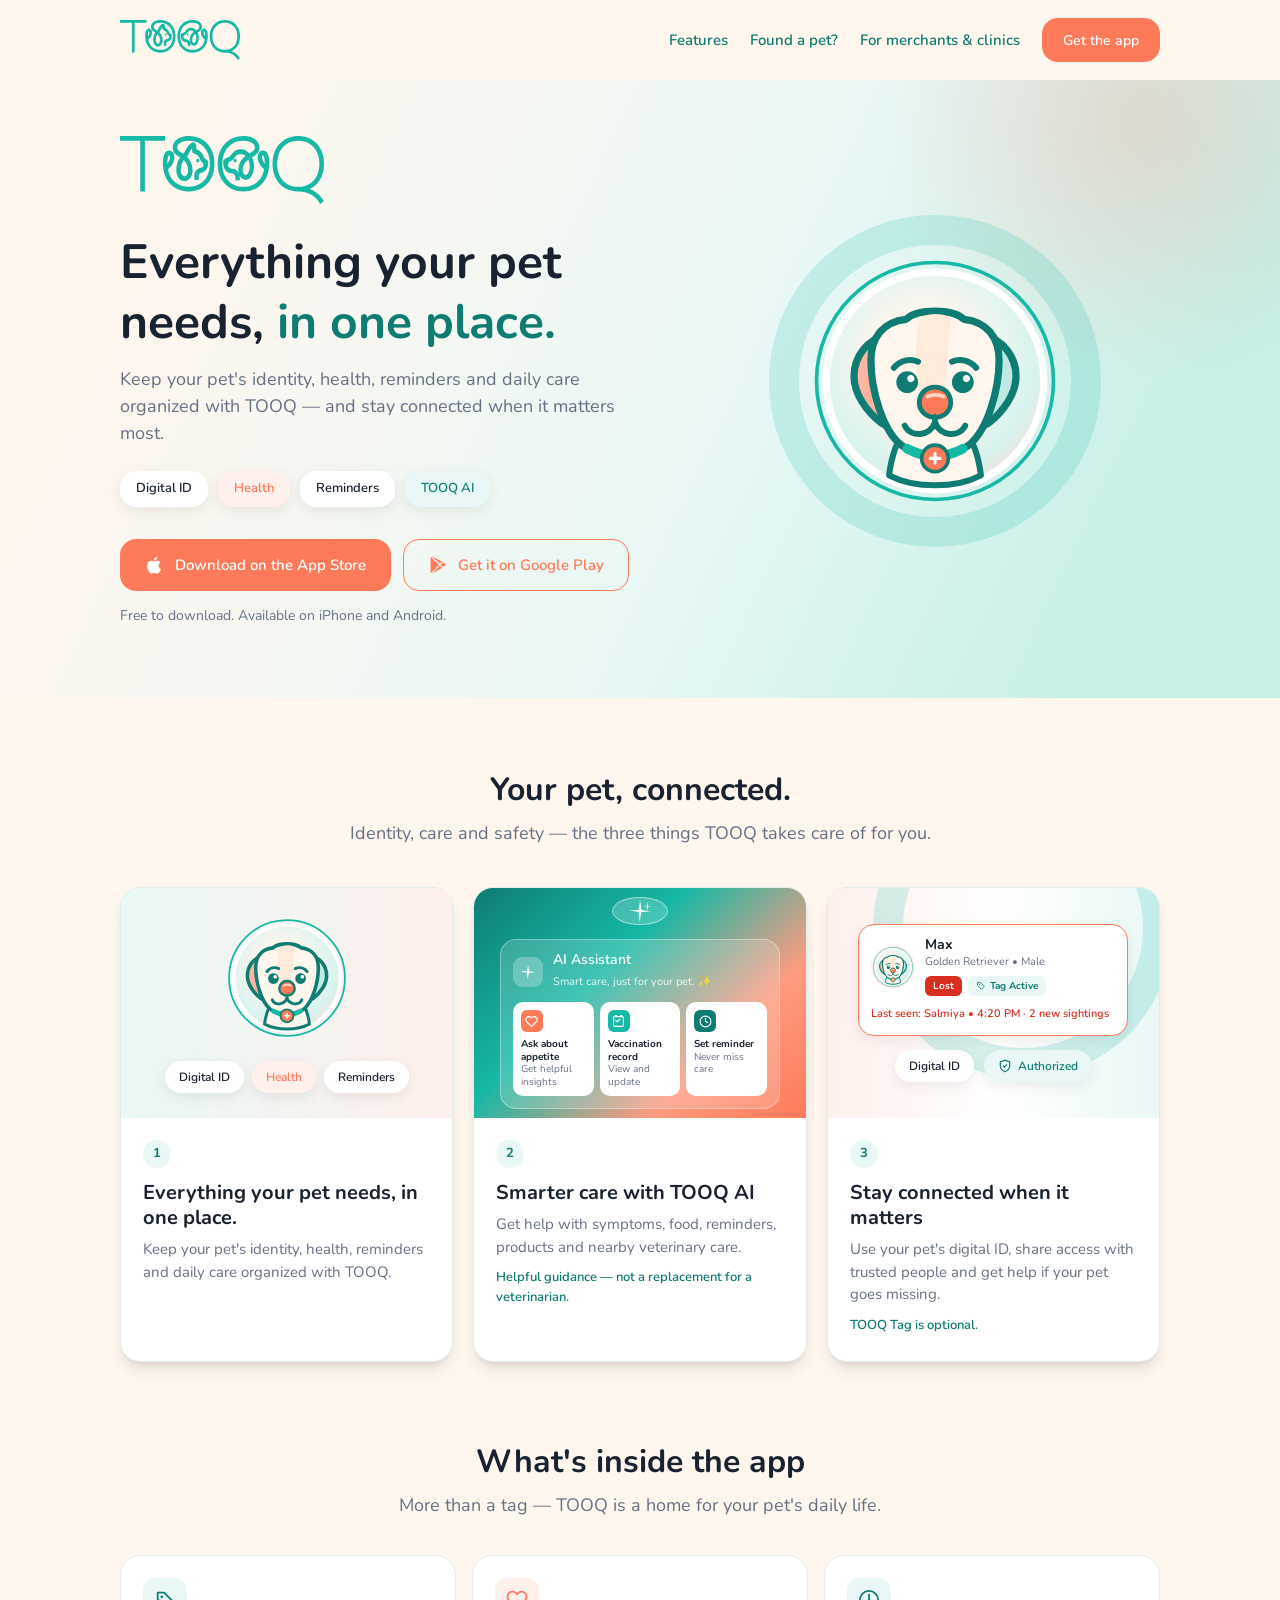
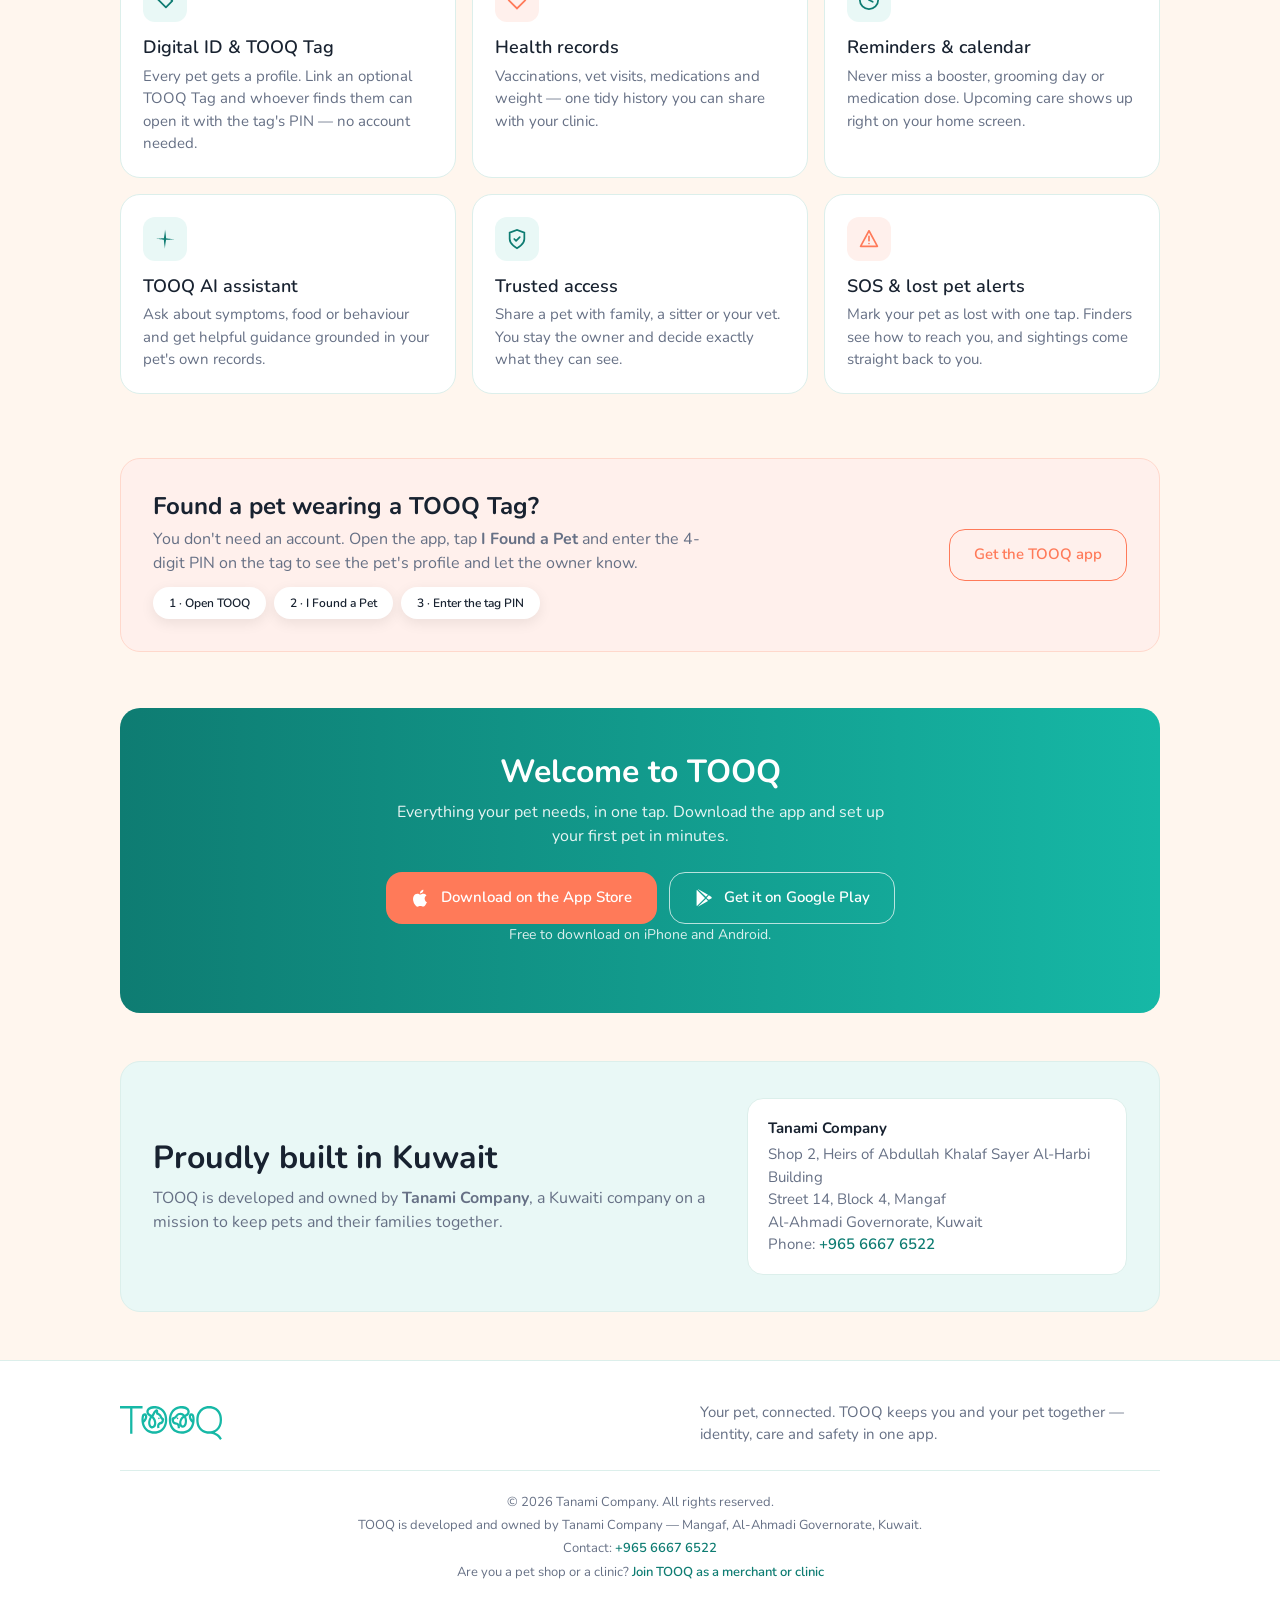
<file: index.html>
<!doctype html>
<html lang="en">
  <head>
    <meta charset="UTF-8" />
    <meta name="viewport" content="width=device-width, initial-scale=1.0" />
    <title>TOOQ — Everything your pet needs, in one place</title>
    <meta name="description" content="TOOQ gives your pet a digital ID, health records, reminders, an AI care assistant and a way home if they ever go missing. Developed and owned by Tanami Company, Kuwait." />
    <meta name="theme-color" content="#FFF6EE" />
    <meta name="apple-itunes-app" content="app-id=6792516587" />
    <meta property="og:title" content="TOOQ — Your pet, connected." />
    <meta property="og:description" content="Digital ID, health, reminders, TOOQ AI and lost-pet safety — everything your pet needs, in one app." />
    <meta property="og:image" content="https://tooq.ai/assets/app_icon.png" />
    <link rel="icon" type="image/png" href="assets/app_icon.png" />
    <link rel="apple-touch-icon" href="assets/app_icon.png" />
    <link rel="preconnect" href="https://fonts.googleapis.com" />
    <link rel="preconnect" href="https://fonts.gstatic.com" crossorigin />
    <link href="https://fonts.googleapis.com/css2?family=Nunito:wght@400;600;700&display=swap" rel="stylesheet" />
    <link rel="stylesheet" href="assets/site.css" />
    <style>
      /* ---------- hero (Splash + Welcome, 620:1850 / 620:2035) ---------- */
      .hero {
        position: relative;
        overflow: hidden;
        background: var(--g-splash);
        padding: 56px 0 72px;
      }
      /* Decoration / Coral Glow (620:1857) */
      .hero::before {
        content: "";
        position: absolute;
        top: -220px;
        right: -120px;
        width: 520px;
        height: 520px;
        border-radius: 50%;
        background: radial-gradient(circle, rgba(255, 122, 89, 0.22) 0%, rgba(255, 122, 89, 0) 70%);
        pointer-events: none;
      }
      .hero .container {
        position: relative;
        display: grid;
        grid-template-columns: 1.1fr 0.9fr;
        align-items: center;
        gap: 40px;
      }
      .hero-copy .logo {
        height: 68px;
        width: auto;
        margin-bottom: 28px;
      }
      .hero-copy h1 {
        margin-bottom: 14px;
      }
      .hero-copy h1 span {
        color: var(--teal-dark);
      }
      .hero-copy .lead {
        max-width: 520px;
        margin-bottom: 24px;
      }
      .hero-cues {
        display: flex;
        flex-wrap: wrap;
        gap: 10px;
        margin-bottom: 32px;
      }
      .store-buttons {
        display: flex;
        flex-wrap: wrap;
        gap: 12px;
      }
      .store-buttons .btn {
        min-width: 220px;
      }
      .store-note {
        margin-top: 14px;
      }

      .hero-visual {
        display: flex;
        align-items: center;
        justify-content: center;
      }
      .avatar-frame {
        position: relative;
        width: min(100%, 360px);
        aspect-ratio: 1;
        display: flex;
        align-items: center;
        justify-content: center;
      }
      /* Safety Halo (620:1989) */
      .avatar-frame::before {
        content: "";
        position: absolute;
        inset: 4%;
        border-radius: 50%;
        border: 30px solid rgba(22, 184, 166, 0.18);
      }
      .avatar-frame img {
        position: relative;
        width: 74%;
        height: auto;
      }

      @media (max-width: 860px) {
        .hero {
          padding: 36px 0 56px;
          text-align: center;
        }
        .hero .container {
          grid-template-columns: 1fr;
          gap: 12px;
        }
        .hero-visual {
          order: -1;
        }
        .avatar-frame {
          width: min(70vw, 280px);
        }
        .hero-copy .logo {
          margin: 0 auto 20px;
        }
        .hero-copy .lead {
          margin-left: auto;
          margin-right: auto;
        }
        .hero-cues,
        .store-buttons {
          justify-content: center;
        }
        .store-buttons .btn {
          flex: 1 1 220px;
        }
      }

      /* ---------- intro slides as feature story (620:1851 / 1852 / 1853) ---------- */
      .story {
        padding: 72px 0 24px;
      }
      .story .heading {
        text-align: center;
        max-width: 620px;
        margin: 0 auto 40px;
      }
      .story .heading p {
        margin-top: 10px;
      }
      .slides {
        display: grid;
        grid-template-columns: repeat(3, 1fr);
        gap: 20px;
      }
      .slide {
        background: var(--white);
        border: 1px solid var(--border);
        border-radius: var(--r-card);
        box-shadow: var(--shadow-card);
        overflow: hidden;
        display: flex;
        flex-direction: column;
      }
      .slide-visual {
        height: 230px;
        position: relative;
        overflow: hidden;
        display: flex;
        align-items: center;
        justify-content: center;
      }
      .slide-body {
        padding: 22px 22px 26px;
      }
      .slide-body h3 {
        font-size: 1.25rem;
        font-weight: 700;
        margin-bottom: 8px;
      }
      .slide-body p {
        color: var(--text-secondary);
        font-size: 0.9375rem;
      }
      .slide-body .note {
        display: block;
        margin-top: 10px;
      }
      .slide-num {
        display: inline-flex;
        align-items: center;
        justify-content: center;
        width: 28px;
        height: 28px;
        border-radius: 50%;
        background: var(--teal-soft);
        color: var(--teal-dark);
        font-size: 0.8125rem;
        font-weight: 700;
        margin-bottom: 12px;
      }

      /* slide 1 — Complete Pet Care (620:1893) */
      .visual-care {
        background: var(--g-care);
        flex-direction: column;
        gap: 18px;
      }
      .visual-care img {
        width: 130px;
        height: 130px;
      }
      .visual-care .cues {
        display: flex;
        gap: 8px;
      }
      .visual-care .chip {
        height: 32px;
        padding: 0 14px;
        font-size: 0.75rem;
      }

      /* slide 2 — TOOQ AI (620:1931) */
      .visual-ai {
        background: var(--g-ai);
        flex-direction: column;
        gap: 14px;
        padding: 18px;
      }
      .spark-orb {
        width: 56px;
        height: 56px;
        border-radius: 50%;
        background: rgba(255, 255, 255, 0.2);
        border: 1px solid rgba(255, 255, 255, 0.5);
        display: flex;
        align-items: center;
        justify-content: center;
      }
      .spark-orb svg {
        width: 26px;
        height: 26px;
      }
      .ai-card {
        width: 100%;
        max-width: 280px;
        background: rgba(255, 255, 255, 0.18);
        border: 1px solid rgba(255, 255, 255, 0.35);
        border-radius: var(--r-button);
        padding: 12px;
        color: var(--white);
        backdrop-filter: blur(6px);
      }
      .ai-card .head {
        display: flex;
        align-items: center;
        gap: 10px;
        margin-bottom: 10px;
      }
      .ai-card .head .ic {
        width: 30px;
        height: 30px;
        border-radius: 9px;
        background: rgba(255, 255, 255, 0.25);
        display: flex;
        align-items: center;
        justify-content: center;
      }
      .ai-card .head .ic svg {
        width: 18px;
        height: 18px;
      }
      .ai-card .head strong {
        display: block;
        font-size: 0.875rem;
        font-weight: 600;
        line-height: 1.2;
      }
      .ai-card .head small {
        font-size: 0.6875rem;
        opacity: 0.9;
      }
      .ai-tiles {
        display: grid;
        grid-template-columns: repeat(3, 1fr);
        gap: 6px;
      }
      .ai-tile {
        background: var(--white);
        color: var(--text);
        border-radius: 10px;
        padding: 8px;
        font-size: 0.625rem;
        line-height: 1.25;
      }
      .ai-tile .ic {
        width: 22px;
        height: 22px;
        border-radius: 6px;
        display: flex;
        align-items: center;
        justify-content: center;
        margin-bottom: 6px;
      }
      .ai-tile .ic svg {
        width: 13px;
        height: 13px;
      }
      .ai-tile .ic.coral {
        background: var(--coral);
      }
      .ai-tile .ic.teal {
        background: var(--teal);
      }
      .ai-tile .ic.dark {
        background: var(--teal-dark);
      }
      .ai-tile strong {
        display: block;
        font-weight: 700;
      }
      .ai-tile span {
        color: var(--text-secondary);
      }

      /* slide 3 — Identity & Safety (620:1988) */
      .visual-safety {
        background: var(--g-safety);
        flex-direction: column;
        gap: 14px;
        padding: 18px;
      }
      .visual-safety::before {
        content: "";
        position: absolute;
        top: -110px;
        left: 50%;
        width: 240px;
        height: 240px;
        margin-left: -120px;
        border-radius: 50%;
        border: 30px solid rgba(22, 184, 166, 0.18);
      }
      .pet-card {
        position: relative;
        width: 100%;
        max-width: 270px;
        background: var(--white);
        border: 1.5px solid var(--coral);
        border-radius: var(--r-button);
        padding: 12px;
        box-shadow: var(--shadow-soft);
        display: grid;
        grid-template-columns: 44px 1fr;
        gap: 10px;
        align-items: center;
      }
      .pet-card .avatar {
        width: 44px;
        height: 44px;
        border-radius: 50%;
        background: var(--coral-soft);
        display: flex;
        align-items: center;
        justify-content: center;
      }
      .pet-card .avatar img {
        width: 44px;
        height: 44px;
      }
      .pet-card .name {
        font-weight: 700;
        font-size: 0.875rem;
        line-height: 1.2;
      }
      .pet-card .meta {
        font-size: 0.6875rem;
        color: var(--text-secondary);
      }
      .pet-card .tags {
        display: flex;
        gap: 6px;
        margin-top: 6px;
      }
      .pet-card .tag {
        display: inline-flex;
        align-items: center;
        gap: 4px;
        height: 20px;
        padding: 0 8px;
        border-radius: 6px;
        font-size: 0.625rem;
        font-weight: 700;
      }
      .pet-card .tag.lost {
        background: var(--danger);
        color: var(--white);
      }
      .pet-card .tag.active {
        background: var(--teal-soft);
        color: var(--teal-dark);
      }
      .pet-card .tag svg {
        width: 10px;
        height: 10px;
      }
      .pet-card .seen {
        grid-column: 1 / -1;
        font-size: 0.6875rem;
        color: var(--danger);
        font-weight: 600;
      }
      .visual-safety .cues {
        position: relative;
        display: flex;
        gap: 10px;
      }
      .visual-safety .chip {
        height: 32px;
        padding: 0 14px;
        font-size: 0.75rem;
      }
      .visual-safety .chip svg {
        width: 14px;
        height: 14px;
      }

      @media (max-width: 900px) {
        .slides {
          grid-template-columns: 1fr;
          max-width: 420px;
          margin: 0 auto;
        }
      }

      /* ---------- feature grid ---------- */
      .features {
        padding: 56px 0 24px;
      }
      .features .heading {
        text-align: center;
        max-width: 620px;
        margin: 0 auto 36px;
      }
      .features .heading p {
        margin-top: 10px;
      }
      .feature-grid {
        display: grid;
        grid-template-columns: repeat(auto-fit, minmax(280px, 1fr));
        gap: 16px;
      }
      .feature {
        background: var(--white);
        border: 1px solid var(--border);
        border-radius: var(--r-card);
        padding: 22px;
      }
      .feature .ic {
        width: 44px;
        height: 44px;
        border-radius: 12px;
        background: var(--teal-soft);
        display: flex;
        align-items: center;
        justify-content: center;
        margin-bottom: 14px;
      }
      .feature .ic.coral {
        background: var(--coral-soft);
      }
      .feature .ic svg {
        width: 22px;
        height: 22px;
      }
      .feature h3 {
        margin-bottom: 6px;
      }
      .feature p {
        font-size: 0.9375rem;
        color: var(--text-secondary);
      }

      /* ---------- found a pet ---------- */
      .found {
        padding: 40px 0 8px;
      }
      .found-card {
        background: var(--coral-soft);
        border: 1px solid #ffd8cc;
        border-radius: var(--r-card);
        padding: 32px;
        display: flex;
        align-items: center;
        justify-content: space-between;
        gap: 24px;
        flex-wrap: wrap;
      }
      .found-card h2 {
        font-size: 1.5rem;
        margin-bottom: 6px;
      }
      .found-card p {
        color: var(--text-secondary);
        max-width: 560px;
      }
      .found-card .steps {
        display: flex;
        gap: 8px;
        flex-wrap: wrap;
        margin-top: 12px;
      }
      .found-card .chip {
        height: 32px;
        font-size: 0.75rem;
      }

      /* ---------- download band ---------- */
      .download {
        padding: 48px 0 0;
      }
      .download-card {
        background: var(--g-teal-button);
        color: var(--white);
        border-radius: var(--r-card);
        padding: 44px 32px;
        text-align: center;
      }
      .download-card h2 {
        margin-bottom: 8px;
      }
      .download-card p {
        opacity: 0.9;
        max-width: 520px;
        margin: 0 auto 24px;
      }
      .download-card .store-buttons {
        justify-content: center;
      }
      .download-card .btn-ghost {
        color: var(--white);
        border-color: rgba(255, 255, 255, 0.7);
      }
      .download-card .btn-ghost:hover {
        background: rgba(255, 255, 255, 0.12);
      }
      .download-card .store-note {
        color: var(--white);
        opacity: 0.85;
      }

      /* ---------- about ---------- */
      .about {
        padding: 48px 0 8px;
      }
      .about-card {
        background: var(--teal-soft);
        border: 1px solid var(--border);
        border-radius: var(--r-card);
        padding: 36px 32px;
        display: grid;
        grid-template-columns: 1.2fr 0.8fr;
        gap: 24px;
        align-items: center;
      }
      .about-card h2 {
        margin-bottom: 8px;
      }
      .about-card > div > p {
        color: var(--text-secondary);
      }
      .about-address {
        background: var(--white);
        border: 1px solid var(--border);
        border-radius: var(--r-button);
        padding: 18px 20px;
        font-size: 0.9375rem;
      }
      .about-address strong {
        display: block;
        margin-bottom: 4px;
      }
      .about-address p {
        color: var(--text-secondary);
      }
      .about-address a {
        font-weight: 600;
        text-decoration: none;
      }
      @media (max-width: 760px) {
        .about-card {
          grid-template-columns: 1fr;
        }
        .found-card,
        .download-card {
          padding: 28px 22px;
        }
      }
    </style>

    <script>
      !(function (f, b, e, v, n, t, s) {
        if (f.fbq) return;
        n = f.fbq = function () {
          n.callMethod ? n.callMethod.apply(n, arguments) : n.queue.push(arguments);
        };
        if (!f._fbq) f._fbq = n;
        n.push = n;
        n.loaded = !0;
        n.version = "2.0";
        n.queue = [];
        t = b.createElement(e);
        t.async = !0;
        t.src = v;
        s = b.getElementsByTagName(e)[0];
        s.parentNode.insertBefore(t, s);
      })(window, document, "script", "https://connect.facebook.net/en_US/fbevents.js");
      fbq("init", "3276633185865769");
      fbq("track", "PageView");
    </script>
    <noscript><img height="1" width="1" style="display: none" src="https://www.facebook.com/tr?id=3276633185865769&ev=PageView&noscript=1" /></noscript>
  </head>
  <body>
    <header class="site-header">
      <div class="container">
        <a class="logo" href="./" aria-label="TOOQ home"><img src="assets/logo.svg" alt="TOOQ" /></a>
        <nav>
          <a href="#features">Features</a>
          <a href="#found">Found a pet?</a>
          <a href="register/">For merchants &amp; clinics</a>
          <a class="btn btn-primary btn-small" href="#get-the-app">Get the app</a>
        </nav>
      </div>
    </header>

    <main>
      <section class="hero">
        <div class="container">
          <div class="hero-copy">
            <img class="logo" src="assets/logo.svg" alt="TOOQ" />
            <h1>Everything your pet needs, <span>in one place.</span></h1>
            <p class="lead">Keep your pet's identity, health, reminders and daily care organized with TOOQ — and stay connected when it matters most.</p>
            <div class="hero-cues" aria-hidden="true">
              <span class="chip">Digital ID</span>
              <span class="chip coral">Health</span>
              <span class="chip">Reminders</span>
              <span class="chip teal">TOOQ AI</span>
            </div>
            <div class="store-buttons" id="get-the-app">
              <a class="btn btn-primary" href="https://apps.apple.com/app/id6792516587" rel="noopener">
                <svg viewBox="0 0 24 24" fill="currentColor" aria-hidden="true">
                  <path
                    d="M16.365 12.79c-.024-2.58 2.107-3.82 2.203-3.88-1.2-1.755-3.067-1.995-3.732-2.022-1.59-.16-3.1.937-3.907.937-.805 0-2.05-.914-3.37-.89-1.733.026-3.333 1.008-4.226 2.56-1.803 3.126-.46 7.754 1.295 10.29.858 1.24 1.88 2.634 3.222 2.584 1.293-.052 1.782-.837 3.346-.837 1.563 0 2.003.837 3.372.81 1.392-.026 2.274-1.263 3.126-2.508.985-1.44 1.392-2.834 1.416-2.906-.03-.013-2.718-1.043-2.745-4.138zM13.79 5.22c.713-.864 1.194-2.066 1.063-3.263-1.027.042-2.27.684-3.007 1.547-.66.764-1.238 1.987-1.083 3.16 1.146.089 2.315-.582 3.027-1.444z"
                  />
                </svg>
                Download on the App Store
              </a>
              <a class="btn btn-ghost" href="https://play.google.com/store/apps/details?id=com.tooqapp.com" rel="noopener">
                <svg viewBox="0 0 24 24" fill="currentColor" aria-hidden="true">
                  <path
                    d="M3.6 2.3 13.2 12 3.6 21.7c-.3-.2-.5-.6-.5-1V3.3c0-.4.2-.8.5-1zm1.3-.6c.2-.1.5-.1.8 0l11.1 6.4-2.5 2.5L5 1.7zm12.9 7.1 2.8 1.6c.9.5.9 1.7 0 2.2l-2.8 1.6L15 11.9l2.8-3.1zM4.9 22.3l9.5-9.3 2.4 2.5-11.1 6.4c-.3.2-.6.2-.8.4z"
                  />
                </svg>
                Get it on Google Play
              </a>
            </div>
            <p class="store-note supporting">Free to download. Available on iPhone and Android.</p>
          </div>
          <div class="hero-visual" aria-hidden="true">
            <div class="avatar-frame">
              <img src="assets/pet_avatar.svg" alt="" />
            </div>
          </div>
        </div>
      </section>

      <section class="story" id="features">
        <div class="container">
          <div class="heading">
            <h2>Your pet, connected.</h2>
            <p class="lead">Identity, care and safety — the three things TOOQ takes care of for you.</p>
          </div>
          <div class="slides">
            <article class="slide">
              <div class="slide-visual visual-care" aria-hidden="true">
                <img src="assets/pet_avatar.svg" alt="" />
                <div class="cues">
                  <span class="chip">Digital ID</span>
                  <span class="chip coral">Health</span>
                  <span class="chip">Reminders</span>
                </div>
              </div>
              <div class="slide-body">
                <span class="slide-num">1</span>
                <h3>Everything your pet needs, in one place.</h3>
                <p>Keep your pet's identity, health, reminders and daily care organized with TOOQ.</p>
              </div>
            </article>

            <article class="slide">
              <div class="slide-visual visual-ai" aria-hidden="true">
                <div class="spark-orb">
                  <svg viewBox="0 0 28 28" aria-hidden="true">
                    <path d="M14 2C14 2 15.4 9.6 15.4 13C15.4 13 23 14.4 26 14C26 14 18.4 15.4 15.4 15C15.4 15 14 22.6 14 26C14 26 12.6 18.4 12.6 15C12.6 15 5 13.6 2 14C2 14 9.6 12.6 12.6 13C12.6 13 14 5.4 14 2Z" fill="#fff" />
                    <path
                      opacity="0.85"
                      d="M22 4C22 4 22.7 7.2 22.7 8.5C22.7 8.5 26 9.2 27 9C27 9 23.8 9.7 22.7 9.5C22.7 9.5 22 12.8 22 14C22 14 21.3 10.8 21.3 9.5C21.3 9.5 18 8.8 17 9C17 9 20.2 8.3 21.3 8.5C21.3 8.5 22 5.2 22 4Z"
                      fill="#fff"
                    />
                  </svg>
                </div>
                <div class="ai-card">
                  <div class="head">
                    <div class="ic">
                      <svg viewBox="0 0 28 28" aria-hidden="true">
                        <path d="M14 2C14 2 15.4 9.6 15.4 13C15.4 13 23 14.4 26 14C26 14 18.4 15.4 15.4 15C15.4 15 14 22.6 14 26C14 26 12.6 18.4 12.6 15C12.6 15 5 13.6 2 14C2 14 9.6 12.6 12.6 13C12.6 13 14 5.4 14 2Z" fill="#fff" />
                      </svg>
                    </div>
                    <div><strong>AI Assistant</strong><small>Smart care, just for your pet. ✨</small></div>
                  </div>
                  <div class="ai-tiles">
                    <div class="ai-tile">
                      <div class="ic coral">
                        <svg viewBox="0 0 17.6 17.6" fill="none" aria-hidden="true">
                          <path d="M15.28 3.38a4.03 4.03 0 0 0-5.7 0L8.8 4.16l-.78-.78a4.03 4.03 0 1 0-5.7 5.7l.78.78L8.8 15.57l5.7-5.7.78-.78a4.03 4.03 0 0 0 0-5.7Z" stroke="#fff" stroke-width="1.5" stroke-linecap="round" />
                        </svg>
                      </div>
                      <strong>Ask about appetite</strong><span>Get helpful insights</span>
                    </div>
                    <div class="ai-tile">
                      <div class="ic teal">
                        <svg viewBox="0 0 17.6 17.6" fill="none" aria-hidden="true">
                          <path
                            d="M13.93 2.2H13.2V.73h-1.47V2.2H5.87V.73H4.4V2.2h-.73A1.47 1.47 0 0 0 2.2 3.67v10.26c0 .81.66 1.47 1.47 1.47h10.26c.81 0 1.47-.66 1.47-1.47V3.67c0-.81-.66-1.47-1.47-1.47Z"
                            stroke="#fff"
                            stroke-width="1.5"
                            stroke-linecap="round"
                          />
                          <path d="m5.13 7.33 1.84 1.84L11 5.87" stroke="#fff" stroke-width="1.5" stroke-linecap="round" />
                        </svg>
                      </div>
                      <strong>Vaccination record</strong><span>View and update</span>
                    </div>
                    <div class="ai-tile">
                      <div class="ic dark">
                        <svg viewBox="0 0 17.6 17.6" fill="none" aria-hidden="true">
                          <circle cx="8.8" cy="8.8" r="7.33" stroke="#fff" stroke-width="1.5" />
                          <path d="M8.8 4.4v4.4l2.93 1.47" stroke="#fff" stroke-width="1.5" stroke-linecap="round" />
                        </svg>
                      </div>
                      <strong>Set reminder</strong><span>Never miss care</span>
                    </div>
                  </div>
                </div>
              </div>
              <div class="slide-body">
                <span class="slide-num">2</span>
                <h3>Smarter care with TOOQ AI</h3>
                <p>Get help with symptoms, food, reminders, products and nearby veterinary care.</p>
                <span class="note">Helpful guidance — not a replacement for a veterinarian.</span>
              </div>
            </article>

            <article class="slide">
              <div class="slide-visual visual-safety" aria-hidden="true">
                <div class="pet-card">
                  <div class="avatar"><img src="assets/pet_avatar.svg" alt="" /></div>
                  <div>
                    <div class="name">Max</div>
                    <div class="meta">Golden Retriever • Male</div>
                    <div class="tags">
                      <span class="tag lost">Lost</span>
                      <span class="tag active"
                        ><svg viewBox="0 0 14 14" fill="none">
                          <path d="M11.67 7.58 7.58 11.67 2.33 6.42V2.33h4.08l5.26 5.25Z" stroke="#0E7C72" stroke-width="1.2" stroke-linejoin="round" />
                          <circle cx="4.96" cy="4.96" r=".88" fill="#0E7C72" /></svg
                        >Tag Active</span
                      >
                    </div>
                  </div>
                  <div class="seen">Last seen: Salmiya • 4:20 PM · 2 new sightings</div>
                </div>
                <div class="cues">
                  <span class="chip">Digital ID</span>
                  <span class="chip teal"
                    ><svg viewBox="0 0 14 14" fill="none">
                      <path d="M7 12.83S11.67 10.5 11.67 7V2.92L7 1.17 2.33 2.92V7c0 3.5 4.67 5.83 4.67 5.83Z" stroke="#0E7C72" stroke-width="1.2" />
                      <path d="m5.25 7 1.17 1.17 2.33-2.34" stroke="#0E7C72" stroke-width="1.2" stroke-linecap="round" stroke-linejoin="round" /></svg
                    >Authorized</span
                  >
                </div>
              </div>
              <div class="slide-body">
                <span class="slide-num">3</span>
                <h3>Stay connected when it matters</h3>
                <p>Use your pet's digital ID, share access with trusted people and get help if your pet goes missing.</p>
                <span class="note">TOOQ Tag is optional.</span>
              </div>
            </article>
          </div>
        </div>
      </section>

      <section class="features">
        <div class="container">
          <div class="heading">
            <h2>What's inside the app</h2>
            <p class="lead">More than a tag — TOOQ is a home for your pet's daily life.</p>
          </div>
          <div class="feature-grid">
            <div class="feature">
              <div class="ic">
                <svg viewBox="0 0 14 14" fill="none" aria-hidden="true">
                  <path d="M11.67 7.58 7.58 11.67 2.33 6.42V2.33h4.08l5.26 5.25Z" stroke="#0E7C72" stroke-width="1.1" stroke-linejoin="round" />
                  <circle cx="4.96" cy="4.96" r=".88" fill="#0E7C72" />
                </svg>
              </div>
              <h3>Digital ID &amp; TOOQ Tag</h3>
              <p>Every pet gets a profile. Link an optional TOOQ Tag and whoever finds them can open it with the tag's PIN — no account needed.</p>
            </div>

            <div class="feature">
              <div class="ic coral">
                <svg viewBox="0 0 17.6 17.6" fill="none" aria-hidden="true">
                  <path d="M15.28 3.38a4.03 4.03 0 0 0-5.7 0L8.8 4.16l-.78-.78a4.03 4.03 0 1 0-5.7 5.7l.78.78L8.8 15.57l5.7-5.7.78-.78a4.03 4.03 0 0 0 0-5.7Z" stroke="#FF7A59" stroke-width="1.4" stroke-linecap="round" />
                </svg>
              </div>
              <h3>Health records</h3>
              <p>Vaccinations, vet visits, medications and weight — one tidy history you can share with your clinic.</p>
            </div>

            <div class="feature">
              <div class="ic">
                <svg viewBox="0 0 17.6 17.6" fill="none" aria-hidden="true">
                  <circle cx="8.8" cy="8.8" r="7.33" stroke="#0E7C72" stroke-width="1.4" />
                  <path d="M8.8 4.4v4.4l2.93 1.47" stroke="#0E7C72" stroke-width="1.4" stroke-linecap="round" />
                </svg>
              </div>
              <h3>Reminders &amp; calendar</h3>
              <p>Never miss a booster, grooming day or medication dose. Upcoming care shows up right on your home screen.</p>
            </div>

            <div class="feature">
              <div class="ic">
                <svg viewBox="0 0 28 28" aria-hidden="true">
                  <path d="M14 2C14 2 15.4 9.6 15.4 13C15.4 13 23 14.4 26 14C26 14 18.4 15.4 15.4 15C15.4 15 14 22.6 14 26C14 26 12.6 18.4 12.6 15C12.6 15 5 13.6 2 14C2 14 9.6 12.6 12.6 13C12.6 13 14 5.4 14 2Z" fill="#0E7C72" />
                </svg>
              </div>
              <h3>TOOQ AI assistant</h3>
              <p>Ask about symptoms, food or behaviour and get helpful guidance grounded in your pet's own records.</p>
            </div>

            <div class="feature">
              <div class="ic">
                <svg viewBox="0 0 14 14" fill="none" aria-hidden="true">
                  <path d="M7 12.83S11.67 10.5 11.67 7V2.92L7 1.17 2.33 2.92V7c0 3.5 4.67 5.83 4.67 5.83Z" stroke="#0E7C72" stroke-width="1.1" />
                  <path d="m5.25 7 1.17 1.17 2.33-2.34" stroke="#0E7C72" stroke-width="1.1" stroke-linecap="round" stroke-linejoin="round" />
                </svg>
              </div>
              <h3>Trusted access</h3>
              <p>Share a pet with family, a sitter or your vet. You stay the owner and decide exactly what they can see.</p>
            </div>

            <div class="feature">
              <div class="ic coral">
                <svg viewBox="0 0 32 32" fill="none" aria-hidden="true">
                  <path d="M16 4 3.73 26.67h24.54L16 4Z" stroke="#FF7A59" stroke-width="2.4" stroke-linejoin="round" />
                  <path d="M16 12v6.67M16 22.67h.01" stroke="#FF7A59" stroke-width="2.4" stroke-linecap="round" />
                </svg>
              </div>
              <h3>SOS &amp; lost pet alerts</h3>
              <p>Mark your pet as lost with one tap. Finders see how to reach you, and sightings come straight back to you.</p>
            </div>
          </div>
        </div>
      </section>

      <section class="found" id="found">
        <div class="container">
          <div class="found-card">
            <div>
              <h2>Found a pet wearing a TOOQ Tag?</h2>
              <p>You don't need an account. Open the app, tap <strong>I Found a Pet</strong> and enter the 4-digit PIN on the tag to see the pet's profile and let the owner know.</p>
              <div class="steps" aria-hidden="true">
                <span class="chip">1 · Open TOOQ</span>
                <span class="chip">2 · I Found a Pet</span>
                <span class="chip">3 · Enter the tag PIN</span>
              </div>
            </div>
            <a class="btn btn-ghost" href="#get-the-app">Get the TOOQ app</a>
          </div>
        </div>
      </section>

      <section class="download">
        <div class="container">
          <div class="download-card">
            <h2>Welcome to TOOQ</h2>
            <p>Everything your pet needs, in one tap. Download the app and set up your first pet in minutes.</p>
            <div class="store-buttons">
              <a class="btn btn-primary" href="https://apps.apple.com/app/id6792516587" rel="noopener">
                <svg viewBox="0 0 24 24" fill="currentColor" aria-hidden="true">
                  <path
                    d="M16.365 12.79c-.024-2.58 2.107-3.82 2.203-3.88-1.2-1.755-3.067-1.995-3.732-2.022-1.59-.16-3.1.937-3.907.937-.805 0-2.05-.914-3.37-.89-1.733.026-3.333 1.008-4.226 2.56-1.803 3.126-.46 7.754 1.295 10.29.858 1.24 1.88 2.634 3.222 2.584 1.293-.052 1.782-.837 3.346-.837 1.563 0 2.003.837 3.372.81 1.392-.026 2.274-1.263 3.126-2.508.985-1.44 1.392-2.834 1.416-2.906-.03-.013-2.718-1.043-2.745-4.138zM13.79 5.22c.713-.864 1.194-2.066 1.063-3.263-1.027.042-2.27.684-3.007 1.547-.66.764-1.238 1.987-1.083 3.16 1.146.089 2.315-.582 3.027-1.444z"
                  />
                </svg>
                Download on the App Store
              </a>
              <a class="btn btn-ghost" href="https://play.google.com/store/apps/details?id=com.tooqapp.com" rel="noopener">
                <svg viewBox="0 0 24 24" fill="currentColor" aria-hidden="true">
                  <path
                    d="M3.6 2.3 13.2 12 3.6 21.7c-.3-.2-.5-.6-.5-1V3.3c0-.4.2-.8.5-1zm1.3-.6c.2-.1.5-.1.8 0l11.1 6.4-2.5 2.5L5 1.7zm12.9 7.1 2.8 1.6c.9.5.9 1.7 0 2.2l-2.8 1.6L15 11.9l2.8-3.1zM4.9 22.3l9.5-9.3 2.4 2.5-11.1 6.4c-.3.2-.6.2-.8.4z"
                  />
                </svg>
                Get it on Google Play
              </a>
            </div>
            <p class="store-note supporting">Free to download on iPhone and Android.</p>
          </div>
        </div>
      </section>

      <section class="about">
        <div class="container">
          <div class="about-card">
            <div>
              <h2>Proudly built in Kuwait</h2>
              <p>TOOQ is developed and owned by <strong>Tanami Company</strong>, a Kuwaiti company on a mission to keep pets and their families together.</p>
            </div>
            <div class="about-address">
              <strong>Tanami Company</strong>
              <p>
                Shop 2, Heirs of Abdullah Khalaf Sayer Al-Harbi Building<br />
                Street 14, Block 4, Mangaf<br />
                Al-Ahmadi Governorate, Kuwait<br />
                Phone: <a href="tel:+96566676522">+965 6667 6522</a>
              </p>
            </div>
          </div>
        </div>
      </section>
    </main>

    <footer class="site-footer">
      <div class="container">
        <div class="top">
          <img class="logo" src="assets/logo.svg" alt="TOOQ" />
          <p>Your pet, connected. TOOQ keeps you and your pet together — identity, care and safety in one app.</p>
        </div>
        <div class="legal">
          © 2026 Tanami Company. All rights reserved.<br />
          TOOQ is developed and owned by Tanami Company — Mangaf, Al-Ahmadi Governorate, Kuwait.<br />
          Contact: <a href="tel:+96566676522">+965 6667 6522</a><br />
          Are you a pet shop or a clinic? <a href="register/">Join TOOQ as a merchant or clinic</a>
        </div>
      </div>
    </footer>
  </body>
</html>
</file>
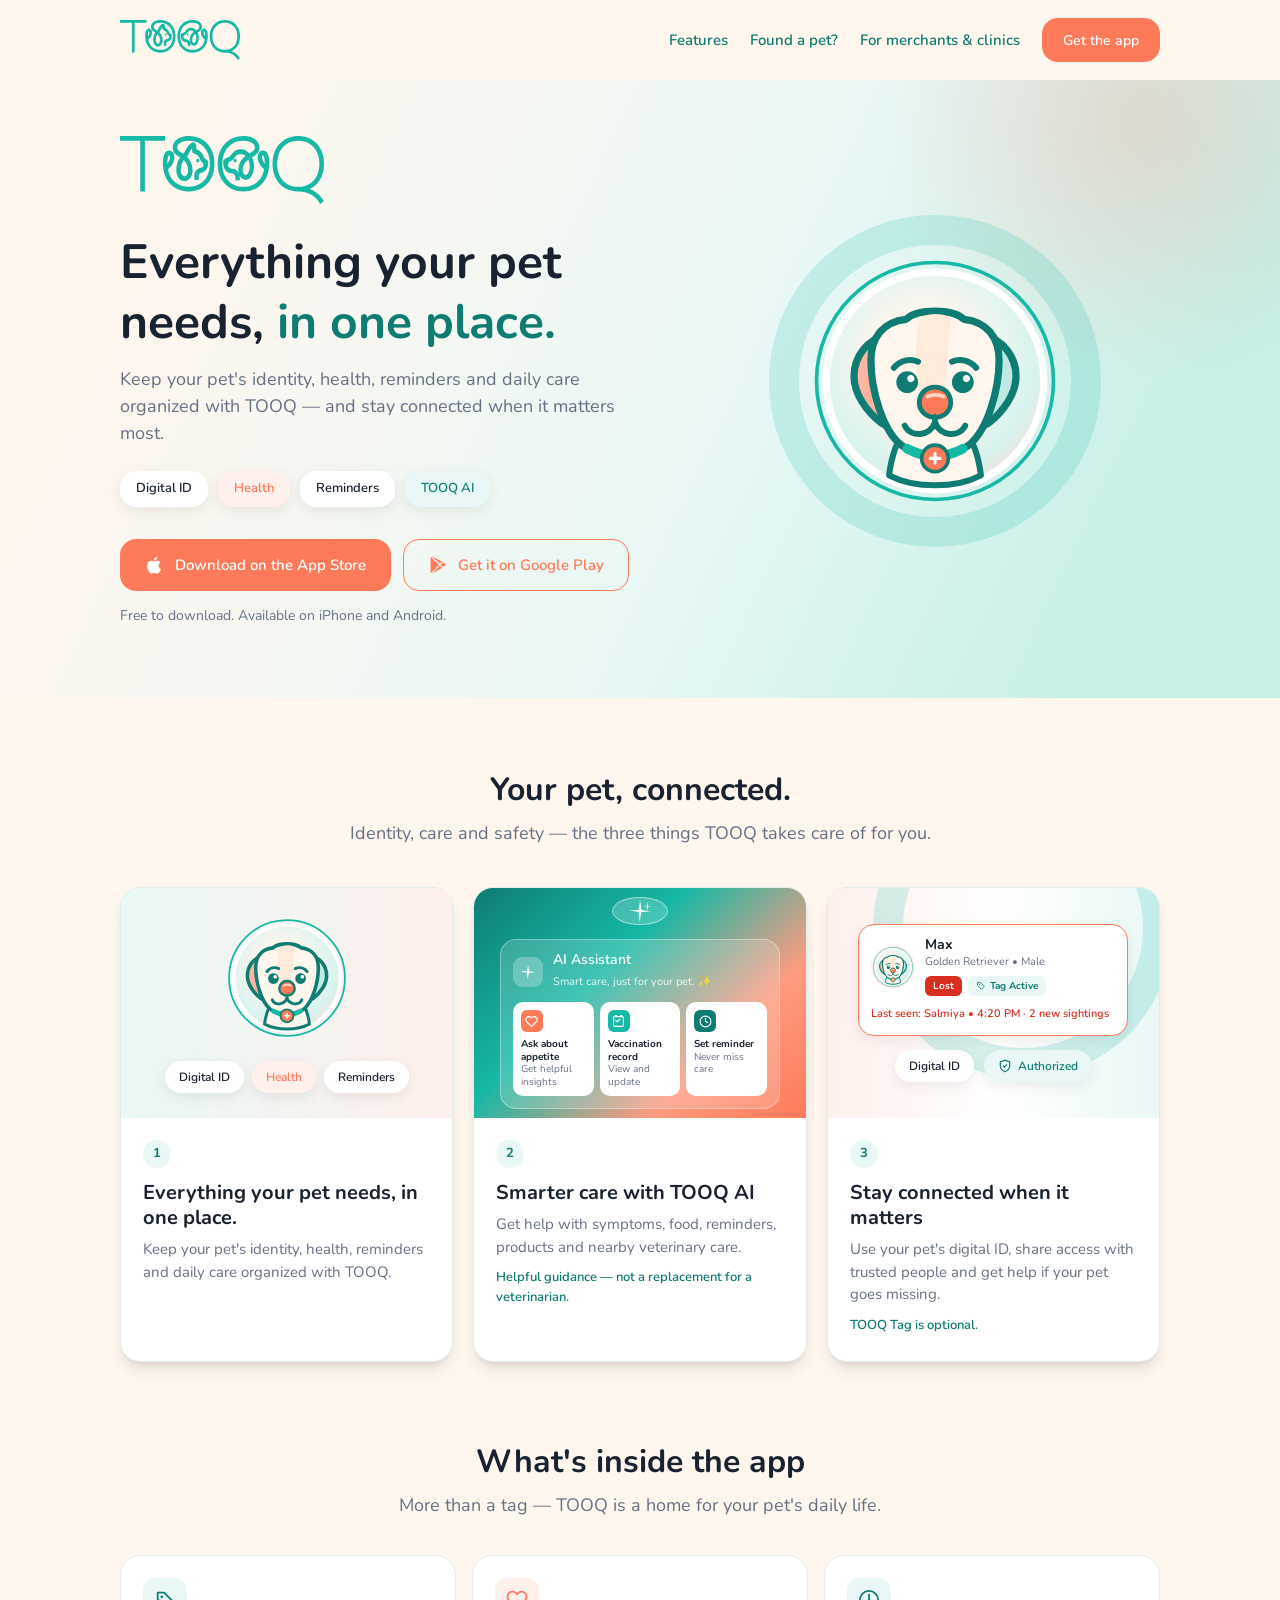
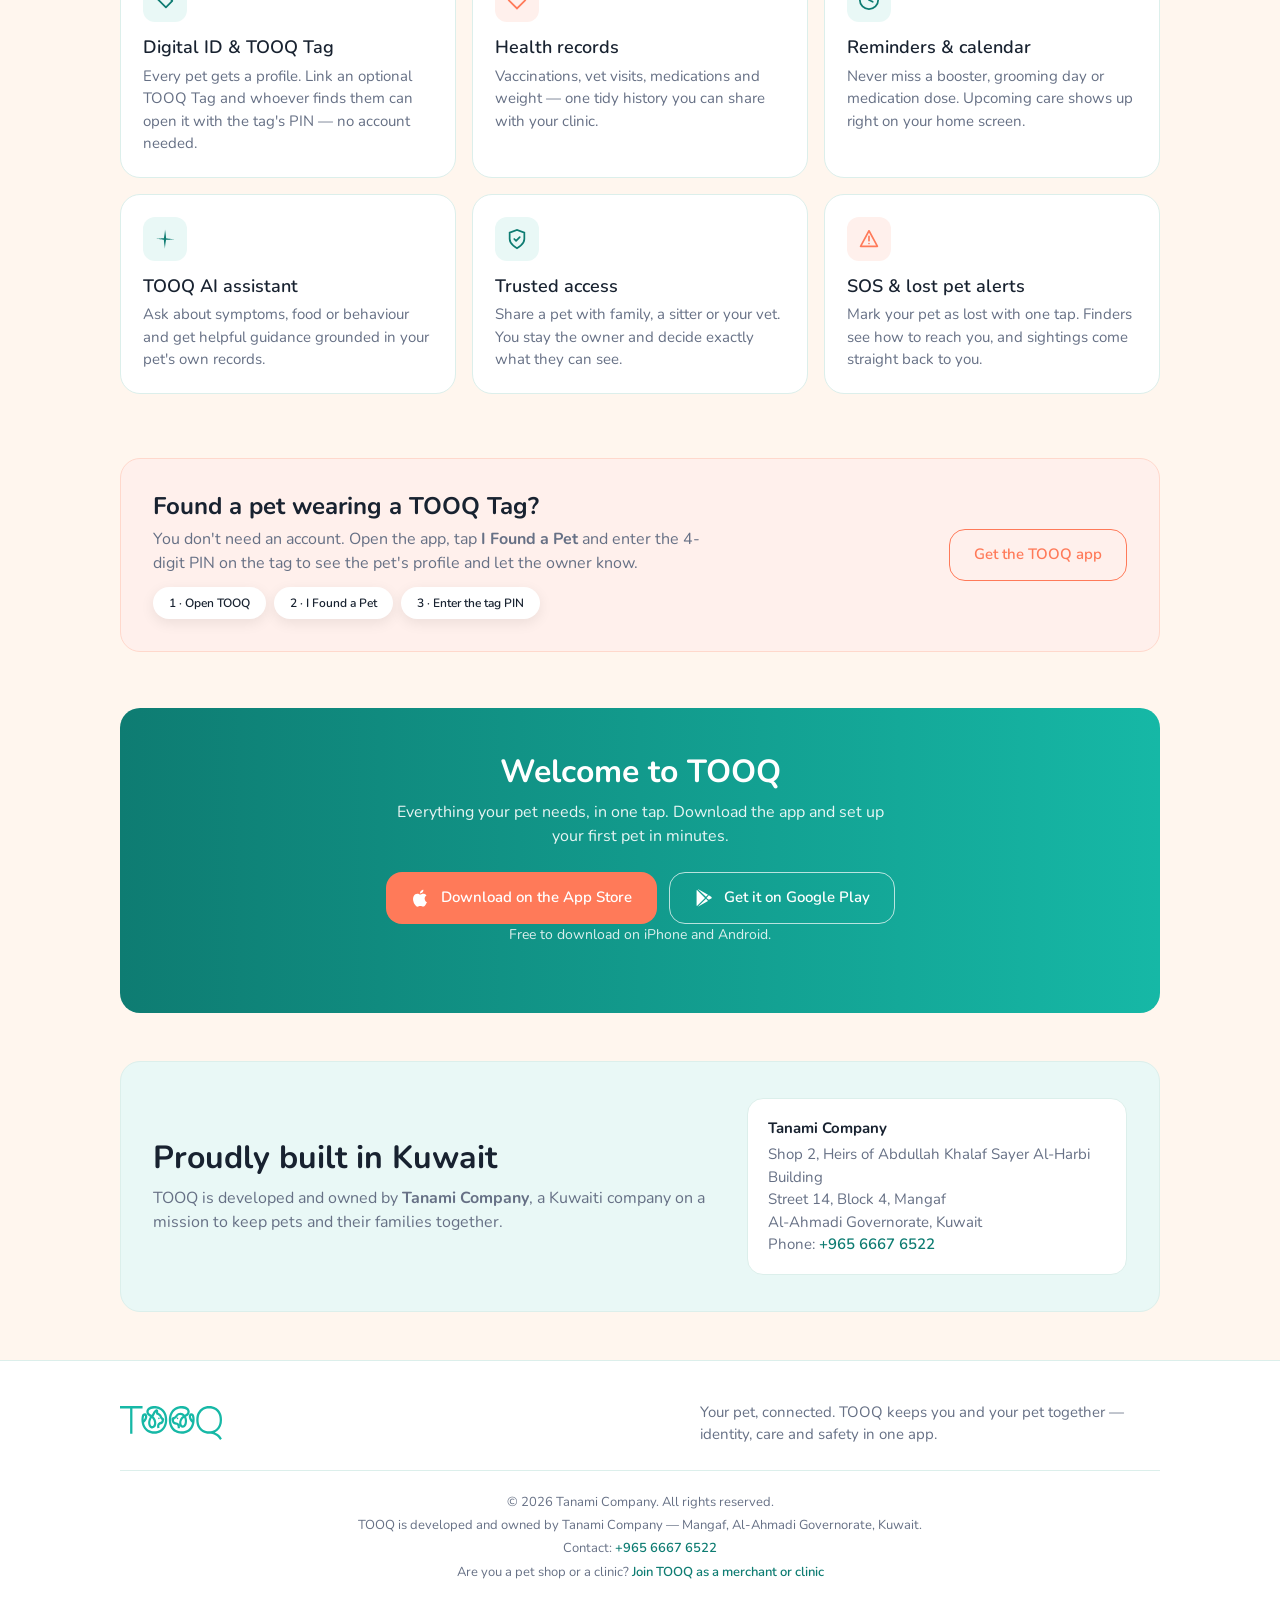
<file: app/index.html>
<!doctype html>
<html lang="en">
  <head>
    <meta charset="UTF-8" />
    <meta name="viewport" content="width=device-width, initial-scale=1.0" />
    <title>Get the TOOQ app</title>
    <meta name="description" content="Download TOOQ for iPhone or Android." />
    <meta name="robots" content="noindex" />
    <meta name="theme-color" content="#FFF6EE" />
    <link rel="icon" type="image/png" href="../assets/app_icon.png" />
    <link rel="apple-touch-icon" href="../assets/app_icon.png" />

    <script>
      // QR code landing page: send each phone to its own store, everyone else to the home page.
      (function () {
        var IOS_URL = "https://apps.apple.com/app/id6792516587";
        var ANDROID_URL = "https://play.google.com/store/apps/details?id=com.tooqapp.com";
        var HOME_URL = "/";

        var ua = navigator.userAgent || "";
        // iPadOS 13+ reports itself as a Mac; a Mac with a touch screen is an iPad.
        var isIOS = /iPhone|iPad|iPod/i.test(ua) || (/Macintosh/.test(ua) && navigator.maxTouchPoints > 1);
        var isAndroid = /Android/i.test(ua);

        // replace() keeps this page out of history, so "back" from the store does not bounce here again.
        location.replace(isIOS ? IOS_URL : isAndroid ? ANDROID_URL : HOME_URL);
      })();
    </script>

    <link rel="stylesheet" href="../assets/site.css" />
    <style>
      body {
        min-height: 100vh;
        display: flex;
        align-items: center;
        justify-content: center;
        background: var(--g-splash);
        text-align: center;
        padding: 24px 16px;
      }
      .logo {
        height: 56px;
        width: auto;
        margin: 0 auto 20px;
      }
      .links {
        display: flex;
        flex-direction: column;
        gap: 12px;
        max-width: 320px;
        margin: 24px auto 0;
      }
    </style>
  </head>
  <body>
    <main>
      <img class="logo" src="../assets/logo.svg" alt="TOOQ" />
      <p class="lead">Taking you to the TOOQ app…</p>
      <!-- Shown only if the redirect does not happen (JavaScript off, or a slow store). -->
      <div class="links">
        <a class="btn btn-primary" href="https://apps.apple.com/app/id6792516587" rel="noopener">Download on the App Store</a>
        <a class="btn btn-ghost" href="https://play.google.com/store/apps/details?id=com.tooqapp.com" rel="noopener">Get it on Google Play</a>
        <a class="supporting" href="../">Go to tooq.ai</a>
      </div>
    </main>
  </body>
</html>
</file>
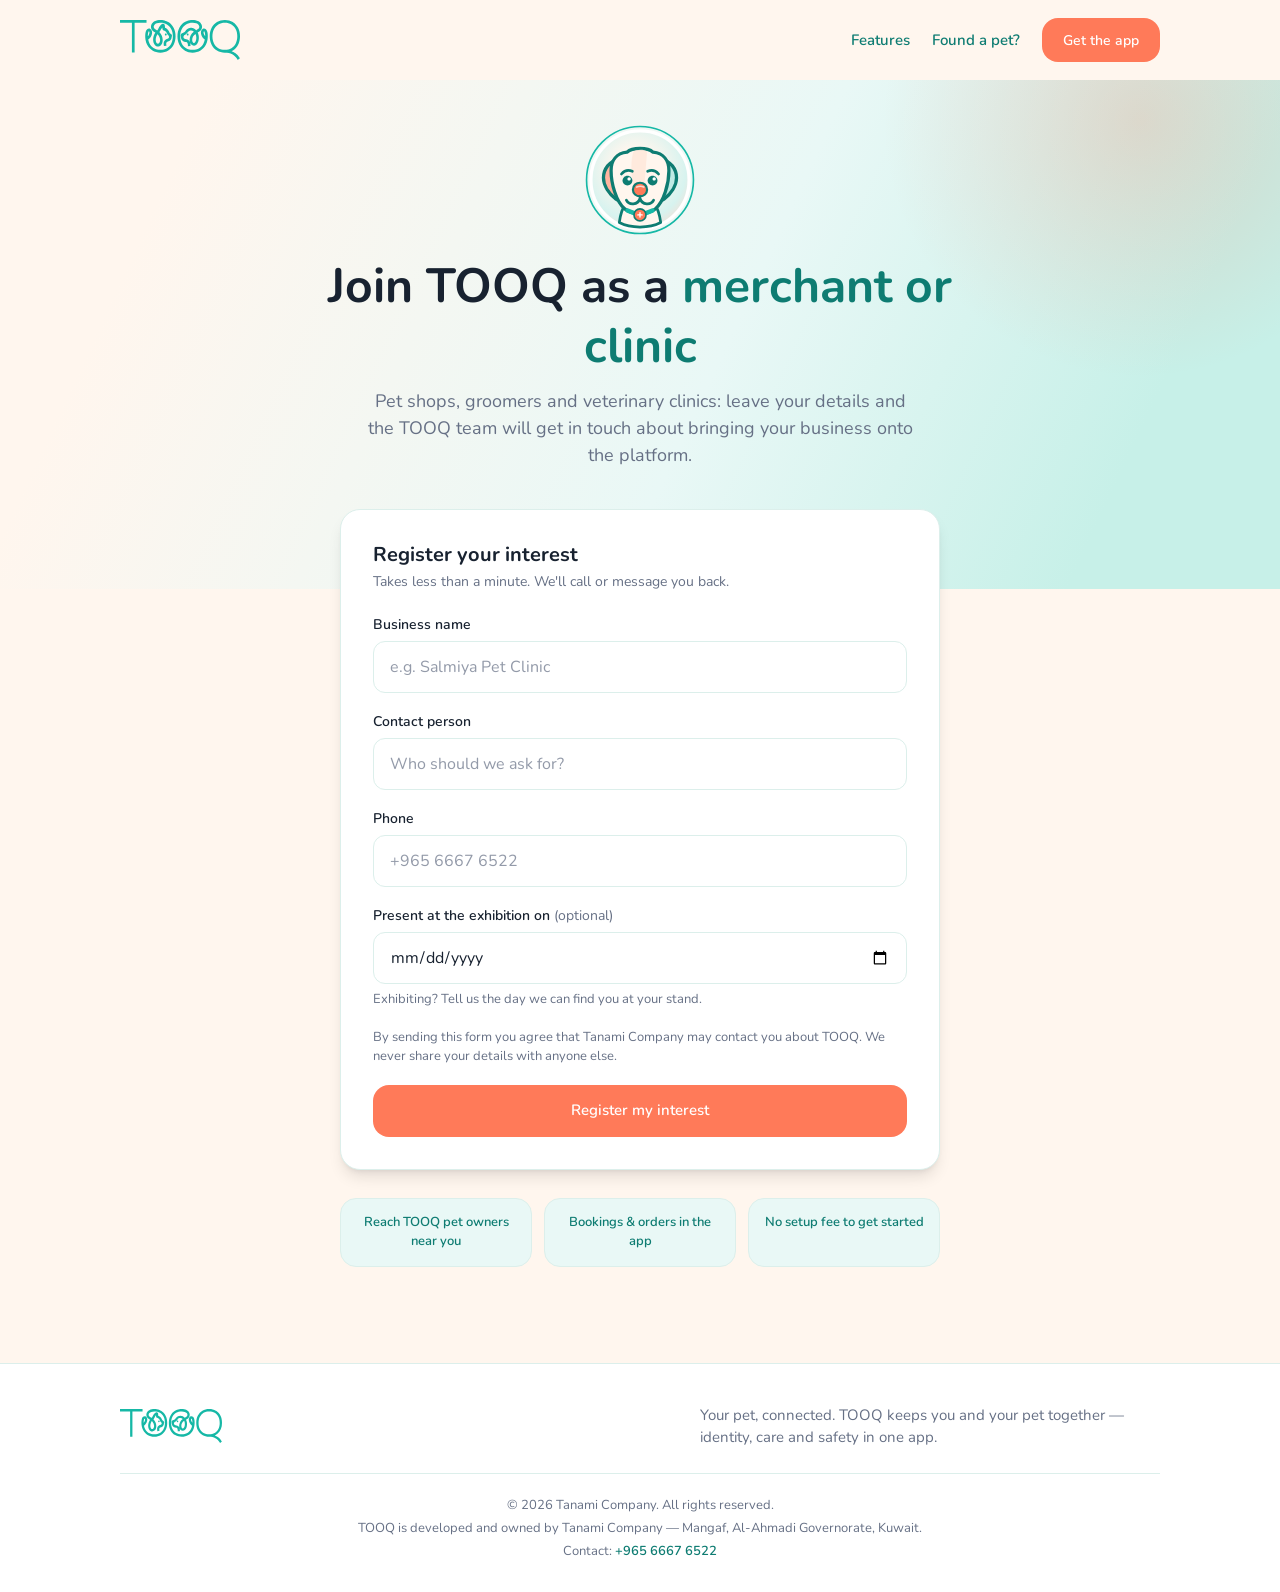
<file: register/index.html>
<!doctype html>
<html lang="en">
  <head>
    <meta charset="UTF-8" />
    <meta name="viewport" content="width=device-width, initial-scale=1.0" />
    <title>Join TOOQ — For merchants and clinics</title>
    <meta name="description" content="Pet shops, groomers and veterinary clinics: register your interest and the TOOQ team will get in touch about joining the platform." />
    <meta name="theme-color" content="#FFF6EE" />
    <meta name="apple-itunes-app" content="app-id=6792516587" />
    <link rel="icon" type="image/png" href="../assets/app_icon.png" />
    <link rel="apple-touch-icon" href="../assets/app_icon.png" />
    <link rel="preconnect" href="https://fonts.googleapis.com" />
    <link rel="preconnect" href="https://fonts.gstatic.com" crossorigin />
    <link href="https://fonts.googleapis.com/css2?family=Nunito:wght@400;600;700&display=swap" rel="stylesheet" />
    <link rel="stylesheet" href="../assets/site.css" />
    <style>
      /* ---------- intro ---------- */
      .intro {
        position: relative;
        overflow: hidden;
        background: var(--g-splash);
        padding: 40px 0 120px;
        text-align: center;
      }
      .intro::before {
        content: "";
        position: absolute;
        top: -220px;
        right: -120px;
        width: 520px;
        height: 520px;
        border-radius: 50%;
        background: radial-gradient(circle, rgba(255, 122, 89, 0.22) 0%, rgba(255, 122, 89, 0) 70%);
        pointer-events: none;
      }
      .intro .container {
        position: relative;
      }
      .intro-avatar {
        width: 120px;
        height: 120px;
        margin: 0 auto 16px;
      }
      .intro h1 {
        max-width: 680px;
        margin: 0 auto 12px;
      }
      .intro h1 span {
        color: var(--teal-dark);
      }
      .intro .lead {
        max-width: 560px;
        margin: 0 auto;
      }

      /* ---------- form card ---------- */
      .form-section {
        padding: 0 0 56px;
        margin-top: -80px;
        position: relative;
      }
      .form-card {
        background: var(--white);
        border: 1px solid var(--border);
        border-radius: var(--r-card);
        box-shadow: var(--shadow-card);
        padding: 32px;
        max-width: 600px;
        margin: 0 auto;
      }
      .form-card > form > h2 {
        font-size: 1.25rem;
        margin-bottom: 4px;
      }
      .form-card .supporting {
        margin-bottom: 22px;
      }
      @media (max-width: 520px) {
        .intro {
          padding-bottom: 96px;
        }
        .form-section {
          margin-top: -64px;
        }
        .form-card {
          padding: 24px 18px;
        }
      }

      .field {
        margin-bottom: 18px;
      }
      .field label {
        display: block;
        font-weight: 600;
        font-size: 0.875rem;
        margin-bottom: 6px;
      }
      .field input {
        width: 100%;
        height: 52px;
        font: inherit;
        font-size: 1rem;
        color: var(--text);
        background: var(--white);
        border: 1.5px solid var(--border);
        border-radius: var(--r-input);
        padding: 0 16px;
        transition:
          border-color 0.15s ease,
          box-shadow 0.15s ease;
      }
      .field input::placeholder {
        color: var(--text-secondary);
        opacity: 0.7;
      }
      .field input:focus {
        outline: none;
        border-color: var(--teal);
        box-shadow: 0 0 0 4px var(--teal-soft);
      }
      .field label .optional {
        font-weight: 400;
        color: var(--text-secondary);
      }
      .field .hint {
        color: var(--text-secondary);
        font-size: 0.8125rem;
        margin-top: 6px;
      }
      /* Safari and iOS shrink a date input to its text; keep it the height of the others. */
      .field input[type="date"] {
        -webkit-appearance: none;
        appearance: none;
        display: block;
        min-height: 52px;
        line-height: 50px;
      }
      .field.invalid input {
        border-color: var(--danger);
        box-shadow: none;
      }
      .field-error {
        display: none;
        color: var(--danger);
        font-size: 0.8125rem;
        font-weight: 600;
        margin-top: 6px;
      }
      .field.invalid .field-error {
        display: block;
      }
      /* Phone numbers are always LTR Western digits. */
      .field input[type="tel"] {
        direction: ltr;
        unicode-bidi: isolate;
      }

      /*
     * Honeypot. Pushed off-screen rather than display:none, because some bots skip
     * hidden inputs but fill anything with a name. A person never sees it; if it comes
     * back filled, the API answers success and keeps nothing.
     */
      .extra-field {
        position: absolute;
        left: -10000px;
        top: auto;
        width: 1px;
        height: 1px;
        overflow: hidden;
      }

      .consent {
        font-size: 0.8125rem;
        color: var(--text-secondary);
        margin: 2px 0 18px;
      }

      .btn-submit {
        width: 100%;
      }
      .btn-submit:disabled {
        opacity: 0.6;
        cursor: wait;
        transform: none;
      }

      .form-status {
        display: none;
        margin-top: 14px;
        padding: 12px 16px;
        border-radius: var(--r-input);
        font-weight: 600;
        font-size: 0.875rem;
      }
      .form-status.error {
        display: block;
        background: var(--danger-soft);
        color: var(--danger);
      }

      /* ---------- success state ---------- */
      .success {
        display: none;
        text-align: center;
        padding: 8px 0;
      }
      .success .mark {
        width: 72px;
        height: 72px;
        border-radius: 50%;
        background: var(--teal-soft);
        display: flex;
        align-items: center;
        justify-content: center;
        margin: 0 auto 16px;
      }
      .success .mark svg {
        width: 34px;
        height: 34px;
      }
      .success h2 {
        font-size: 1.5rem;
        margin-bottom: 8px;
      }
      .success p {
        color: var(--text-secondary);
        max-width: 420px;
        margin: 0 auto 22px;
      }
      .form-card.done form {
        display: none;
      }
      .form-card.done .success {
        display: block;
      }

      /* ---------- side note ---------- */
      .why {
        max-width: 600px;
        margin: 28px auto 0;
        display: grid;
        grid-template-columns: repeat(3, 1fr);
        gap: 12px;
      }
      .why div {
        background: var(--teal-soft);
        border: 1px solid var(--border);
        border-radius: var(--r-button);
        padding: 14px;
        font-size: 0.8125rem;
        color: var(--teal-dark);
        font-weight: 600;
        text-align: center;
      }
      @media (max-width: 520px) {
        .why {
          grid-template-columns: 1fr;
        }
      }
    </style>

    <script>
      !(function (w, d, t) {
        w.TiktokAnalyticsObject = t;
        var ttq = (w[t] = w[t] || []);
        ((ttq.methods = ["page", "track", "identify", "instances", "debug", "on", "off", "once", "ready", "alias", "group", "enableCookie", "disableCookie", "holdConsent", "revokeConsent", "grantConsent"]),
          (ttq.setAndDefer = function (t, e) {
            t[e] = function () {
              t.push([e].concat(Array.prototype.slice.call(arguments, 0)));
            };
          }));
        for (var i = 0; i < ttq.methods.length; i++) ttq.setAndDefer(ttq, ttq.methods[i]);
        ((ttq.instance = function (t) {
          for (var e = ttq._i[t] || [], n = 0; n < ttq.methods.length; n++) ttq.setAndDefer(e, ttq.methods[n]);
          return e;
        }),
          (ttq.load = function (e, n) {
            var r = "https://analytics.tiktok.com/i18n/pixel/events.js",
              o = n && n.partner;
            ((ttq._i = ttq._i || {}), (ttq._i[e] = []), (ttq._i[e]._u = r), (ttq._t = ttq._t || {}), (ttq._t[e] = +new Date()), (ttq._o = ttq._o || {}), (ttq._o[e] = n || {}));
            n = document.createElement("script");
            ((n.type = "text/javascript"), (n.async = !0), (n.src = r + "?sdkid=" + e + "&lib=" + t));
            e = document.getElementsByTagName("script")[0];
            e.parentNode.insertBefore(n, e);
          }));

        ttq.load("DB9OTIBC77UB3AQV335G");
        ttq.page();
      })(window, document, "ttq");
    </script>

    <script>
      !(function (f, b, e, v, n, t, s) {
        if (f.fbq) return;
        n = f.fbq = function () {
          n.callMethod ? n.callMethod.apply(n, arguments) : n.queue.push(arguments);
        };
        if (!f._fbq) f._fbq = n;
        n.push = n;
        n.loaded = !0;
        n.version = "2.0";
        n.queue = [];
        t = b.createElement(e);
        t.async = !0;
        t.src = v;
        s = b.getElementsByTagName(e)[0];
        s.parentNode.insertBefore(t, s);
      })(window, document, "script", "https://connect.facebook.net/en_US/fbevents.js");
      fbq("init", "3276633185865769");
      fbq("track", "PageView");
    </script>
    <noscript><img height="1" width="1" style="display: none" src="https://www.facebook.com/tr?id=3276633185865769&ev=PageView&noscript=1" /></noscript>
  </head>
  <body>
    <header class="site-header">
      <div class="container">
        <a class="logo" href="../" aria-label="TOOQ home"><img src="../assets/logo.svg" alt="TOOQ" /></a>
        <nav>
          <a href="../#features">Features</a>
          <a href="../#found">Found a pet?</a>
          <a class="btn btn-primary btn-small" href="../#get-the-app">Get the app</a>
        </nav>
      </div>
    </header>

    <main>
      <section class="intro">
        <div class="container">
          <img class="intro-avatar" src="../assets/pet_avatar.svg" alt="" />
          <h1>Join TOOQ as a <span>merchant or clinic</span></h1>
          <p class="lead">Pet shops, groomers and veterinary clinics: leave your details and the TOOQ team will get in touch about bringing your business onto the platform.</p>
        </div>
      </section>

      <section class="form-section">
        <div class="container">
          <div class="form-card" id="card">
            <form id="register-form" novalidate>
              <h2>Register your interest</h2>
              <p class="supporting">Takes less than a minute. We'll call or message you back.</p>

              <div class="field" data-field="businessName">
                <label for="businessName">Business name</label>
                <input type="text" id="businessName" name="businessName" maxlength="120" autocomplete="organization" placeholder="e.g. Salmiya Pet Clinic" required />
                <div class="field-error"></div>
              </div>

              <div class="field" data-field="contactName">
                <label for="contactName">Contact person</label>
                <input type="text" id="contactName" name="contactName" maxlength="120" autocomplete="name" placeholder="Who should we ask for?" required />
                <div class="field-error"></div>
              </div>

              <div class="field" data-field="phone">
                <label for="phone">Phone</label>
                <input type="tel" id="phone" name="phone" maxlength="24" autocomplete="tel" inputmode="tel" placeholder="+965 6667 6522" required />
                <div class="field-error"></div>
              </div>

              <div class="field" data-field="exhibitionDate">
                <label for="exhibitionDate">Present at the exhibition on <span class="optional">(optional)</span></label>
                <input type="date" id="exhibitionDate" name="exhibitionDate" autocomplete="off" />
                <div class="hint">Exhibiting? Tell us the day we can find you at your stand.</div>
                <div class="field-error"></div>
              </div>

              <div class="extra-field" aria-hidden="true">
                <label for="website">Website</label>
                <input type="text" id="website" name="website" tabindex="-1" autocomplete="off" />
              </div>

              <p class="consent">By sending this form you agree that Tanami Company may contact you about TOOQ. We never share your details with anyone else.</p>

              <button class="btn btn-primary btn-submit" type="submit" id="submit">Register my interest</button>
              <div class="form-status" id="status" role="alert"></div>
            </form>

            <div class="success">
              <div class="mark">
                <svg viewBox="0 0 48 48" aria-hidden="true">
                  <path
                    d="M17 22C21.4 22 24 17.6 24 13.6C24 9.6 21.4 6 17.6 6C13.8 6 11 10 11 14.2C11 18.4 12.8 22 17 22ZM31 22C35.2 22 37 18.4 37 14.2C37 10 34.4 6 30.4 6C26.4 6 24 10 24 13.6C24 17.2 26.6 22 31 22ZM10 26C5.6 26 2 29.4 2 33.6C2 37.8 5.4 40 9.6 40C12.6 40 14.6 38.4 16 36C17.8 32.6 14.4 26 10 26ZM38 26C33.6 26 30.2 32.6 32 36C33.4 38.4 35.4 40 38.4 40C42.6 40 46 37.8 46 33.6C46 29.4 42.4 26 38 26ZM24 26C18 26 12 32.6 12 38C12 42.4 16.6 44 24 44C31.4 44 36 42.4 36 38C36 32.6 30 26 24 26Z"
                    fill="#0E7C72"
                  />
                </svg>
              </div>
              <h2>Thank you!</h2>
              <p>We've received your details. Someone from the TOOQ team will reach out soon.</p>
              <a class="btn btn-ghost" href="../">Back to tooq.ai</a>
            </div>
          </div>

          <div class="why" aria-hidden="true">
            <div>Reach TOOQ pet owners near you</div>
            <div>Bookings &amp; orders in the app</div>
            <div>No setup fee to get started</div>
          </div>
        </div>
      </section>
    </main>

    <footer class="site-footer">
      <div class="container">
        <div class="top">
          <img class="logo" src="../assets/logo.svg" alt="TOOQ" />
          <p>Your pet, connected. TOOQ keeps you and your pet together — identity, care and safety in one app.</p>
        </div>
        <div class="legal">
          © 2026 Tanami Company. All rights reserved.<br />
          TOOQ is developed and owned by Tanami Company — Mangaf, Al-Ahmadi Governorate, Kuwait.<br />
          Contact: <a href="tel:+96566676522">+965 6667 6522</a>
        </div>
      </div>
    </footer>

    <script>
      // The TOOQ API (the ApiCloudFrontUrl output of the deployed stack). Endpoint docs:
      // tooq-backend/docs/api.md, "Merchant registration".
      const API_BASE = "https://d18iikljzzylqe.cloudfront.net";

      const form = document.getElementById("register-form");
      const card = document.getElementById("card");
      const submit = document.getElementById("submit");
      const status = document.getElementById("status");
      // The API ignores submissions faster than a person could type; measured here so
      // there is no clock to disagree with.
      const openedAt = Date.now();

      const messages = {
        businessName: "Please enter your business name (at least 2 characters).",
        contactName: "Please tell us who we should ask for.",
        phone: "Please enter a valid phone number, e.g. +965 6667 6522.",
        exhibitionDate: "Please pick a valid date, or leave it empty.",
      };

      // Past days make no sense for "I'll be at the exhibition on"; the picker starts today.
      form.exhibitionDate.min = new Date().toISOString().slice(0, 10);

      function clearErrors() {
        form.querySelectorAll(".field.invalid").forEach((el) => el.classList.remove("invalid"));
        status.className = "form-status";
        status.textContent = "";
      }

      function showFieldError(name, message) {
        const field = form.querySelector(`.field[data-field="${name}"]`);
        if (!field) return false;
        field.classList.add("invalid");
        field.querySelector(".field-error").textContent = message;
        return true;
      }

      function showStatus(message) {
        status.textContent = message;
        status.className = "form-status error";
      }

      form.addEventListener("submit", async (event) => {
        event.preventDefault();
        clearErrors();

        const body = {
          businessName: form.businessName.value.trim(),
          contactName: form.contactName.value.trim(),
          phone: form.phone.value.trim(),
          // YYYY-MM-DD from the picker; the API takes null for "not attending".
          exhibitionDate: form.exhibitionDate.value || null,
          website: form.website.value,
          elapsedMs: Date.now() - openedAt,
        };

        // Cheap local checks so the common mistakes never need a round trip.
        let ok = true;
        if (body.businessName.length < 2) ok = showFieldError("businessName", messages.businessName) && false;
        if (body.contactName.length < 1) ok = showFieldError("contactName", messages.contactName) && false;
        if (body.phone.replace(/\D/g, "").length < 7) ok = showFieldError("phone", messages.phone) && false;
        if (body.exhibitionDate !== null && !/^\d{4}-\d{2}-\d{2}$/.test(body.exhibitionDate)) ok = showFieldError("exhibitionDate", messages.exhibitionDate) && false;
        if (!ok) {
          form.querySelector(".field.invalid input")?.focus();
          return;
        }

        submit.disabled = true;
        submit.textContent = "Sending…";
        try {
          const res = await fetch(`${API_BASE}/api/public/merchants`, {
            method: "POST",
            headers: { "Content-Type": "application/json" },
            body: JSON.stringify(body),
          });

          if (res.status === 201) {
            card.classList.add("done");
            card.scrollIntoView({ behavior: "smooth", block: "start" });
            return;
          }

          let payload = null;
          try {
            payload = await res.json();
          } catch (_) {
            /* no body */
          }
          const error = payload && payload.error ? payload.error : null;

          if (res.status === 400 && error && Array.isArray(error.details)) {
            let shown = false;
            for (const d of error.details) {
              const name = d.field || "";
              shown = showFieldError(name, messages[name] || d.message || "Please check this field.") || shown;
            }
            if (!shown) showStatus("Please check the form and try again.");
            form.querySelector(".field.invalid input")?.focus();
          } else if (res.status === 400 && error && error.details && error.details.field === "phone") {
            showFieldError("phone", messages.phone);
            form.phone.focus();
          } else if (res.status === 409) {
            showFieldError("phone", "This phone number is already registered with us. We'll be in touch!");
            form.phone.focus();
          } else if (res.status === 429) {
            showStatus("Too many registrations from your network right now. Please try again in an hour.");
          } else {
            showStatus("Something went wrong on our side. Please try again in a moment.");
          }
        } catch (_) {
          showStatus("We couldn't reach the server. Check your connection and try again.");
        } finally {
          submit.disabled = false;
          submit.textContent = "Register my interest";
        }
      });
    </script>
  </body>
</html>
</file>
<file: assets/site.css>
/*
 * TOOQ website — shared styles.
 * Tokens mirror the app's lib/core/theme (Figma "TOOQ official visual system").
 * Do not invent colours: everything below is one of the Figma paint styles.
 */
:root {
  /* Brand */
  --teal: #16B8A6;
  --teal-dark: #0E7C72;
  --coral: #FF7A59;
  --coral-light: #FF9B80;
  /* Surfaces */
  --cream: #FFF6EE;
  --white: #FFFFFF;
  --teal-soft: #E9F8F6;
  --mint: #C7F0E8;
  --coral-soft: #FFF0EC;
  /* Text */
  --text: #182230;
  --text-secondary: #667085;
  /* Border */
  --border: #DCEFEB;
  /* Semantic */
  --success: #12B76A;
  --danger: #D92D20;
  --danger-soft: #FEF3F2;
  /* Shape (AppRadius) */
  --r-button: 16px;
  --r-card: 20px;
  --r-input: 12px;
  --r-pill: 999px;
  /* Elevation (AppShadows.card / soft) */
  --shadow-card: 0 4px 6px -4px rgba(0, 0, 0, 0.10), 0 10px 15px -3px rgba(0, 0, 0, 0.10);
  --shadow-soft: 0 4px 14px rgba(0, 0, 0, 0.08);
  /* Gradients */
  --g-splash: linear-gradient(115deg, var(--cream) 14%, var(--teal-soft) 56%, var(--mint) 86%);
  --g-ai: linear-gradient(135deg, var(--teal-dark) 0%, var(--teal) 38%, var(--coral-light) 72%, var(--coral) 100%);
  --g-teal-button: linear-gradient(90deg, var(--teal-dark), var(--teal));
  --g-care: linear-gradient(90deg, var(--teal-soft), var(--coral-soft));
  --g-safety: linear-gradient(90deg, var(--coral-soft) 0%, var(--white) 52%, var(--teal-soft) 100%);
}

* { margin: 0; padding: 0; box-sizing: border-box; }

html { scroll-behavior: smooth; }

body {
  font-family: "Nunito", "Segoe UI", system-ui, sans-serif;
  font-size: 16px;
  line-height: 1.5;
  background: var(--cream);
  color: var(--text);
  -webkit-font-smoothing: antialiased;
  min-height: 100vh;
  display: flex;
  flex-direction: column;
}

main { flex: 1; }
img, svg { max-width: 100%; display: block; }
a { color: var(--teal-dark); }

.container {
  width: 100%;
  max-width: 1080px;
  margin: 0 auto;
  padding: 0 20px;
}

/* ---------- type ---------- */
h1, h2, h3 { font-weight: 700; line-height: 1.25; letter-spacing: 0; }
h1 { font-size: clamp(2rem, 4.5vw, 3rem); }
h2 { font-size: clamp(1.5rem, 3vw, 2rem); }
h3 { font-size: 1.125rem; font-weight: 600; }
.lead { font-size: 1.125rem; color: var(--text-secondary); }
.supporting { font-size: 0.875rem; color: var(--text-secondary); }
.note { font-size: 0.8125rem; color: var(--teal-dark); font-weight: 600; }

/* ---------- buttons (Button / TOOQ, 52px, radius 16) ---------- */
.btn {
  display: inline-flex;
  align-items: center;
  justify-content: center;
  gap: 10px;
  min-height: 52px;
  padding: 0 24px;
  border-radius: var(--r-button);
  font: inherit;
  font-weight: 600;
  font-size: 0.9375rem;
  text-decoration: none;
  cursor: pointer;
  border: 1.5px solid transparent;
  transition: transform 0.12s ease, background 0.15s ease, opacity 0.15s ease, box-shadow 0.15s ease;
  white-space: nowrap;
}
.btn:hover { transform: translateY(-1px); }
.btn:active { transform: translateY(0); }
.btn svg { width: 20px; height: 20px; flex: none; }

.btn-primary { background: var(--coral); color: var(--white); }
.btn-primary:hover { background: #F56B48; box-shadow: var(--shadow-soft); }

.btn-ghost { background: transparent; color: var(--coral); border-color: var(--coral); }
.btn-ghost:hover { background: var(--coral-soft); }

.btn-teal { background: var(--g-teal-button); color: var(--white); }

.btn-small { min-height: 44px; padding: 0 20px; font-size: 0.875rem; }

.btn[aria-disabled="true"] {
  opacity: 0.55;
  cursor: default;
  pointer-events: none;
}

/* ---------- header ---------- */
.site-header { padding: 18px 0; }
.site-header .container {
  display: flex;
  align-items: center;
  justify-content: space-between;
  gap: 16px;
}
.site-header .logo { height: 40px; width: auto; }
.site-header .logo img { height: 100%; width: auto; }
.site-header nav { display: flex; align-items: center; gap: 8px 22px; }
.site-header nav a:not(.btn) {
  color: var(--teal-dark);
  font-weight: 600;
  font-size: 0.9375rem;
  text-decoration: none;
}
.site-header nav a:not(.btn):hover { color: var(--teal); }
@media (max-width: 640px) {
  .site-header nav a:not(.btn) { display: none; }
}

/* ---------- chips (32px, radius 16) ---------- */
.chip {
  display: inline-flex;
  align-items: center;
  gap: 6px;
  height: 36px;
  padding: 0 16px;
  border-radius: var(--r-button);
  background: var(--white);
  color: var(--text);
  font-size: 0.8125rem;
  font-weight: 600;
  box-shadow: var(--shadow-soft);
}
.chip.coral { background: var(--coral-soft); color: var(--coral); }
.chip.teal { background: var(--teal-soft); color: var(--teal-dark); }

/* ---------- cards ---------- */
.card {
  background: var(--white);
  border: 1px solid var(--border);
  border-radius: var(--r-card);
  box-shadow: var(--shadow-card);
}

/* ---------- footer ---------- */
.site-footer {
  background: var(--white);
  border-top: 1px solid var(--border);
  padding: 40px 0 28px;
  margin-top: 40px;
}
.site-footer .top {
  display: flex;
  align-items: center;
  justify-content: space-between;
  gap: 20px 32px;
  flex-wrap: wrap;
  margin-bottom: 24px;
}
.site-footer .logo { height: 34px; width: auto; }
.site-footer .top p { color: var(--text-secondary); font-size: 0.9375rem; max-width: 460px; }
.site-footer .legal {
  border-top: 1px solid var(--border);
  padding-top: 20px;
  font-size: 0.8125rem;
  line-height: 1.8;
  color: var(--text-secondary);
  text-align: center;
}
.site-footer .legal a { color: var(--teal-dark); font-weight: 600; text-decoration: none; }
.site-footer .legal a:hover { text-decoration: underline; }
</file>
